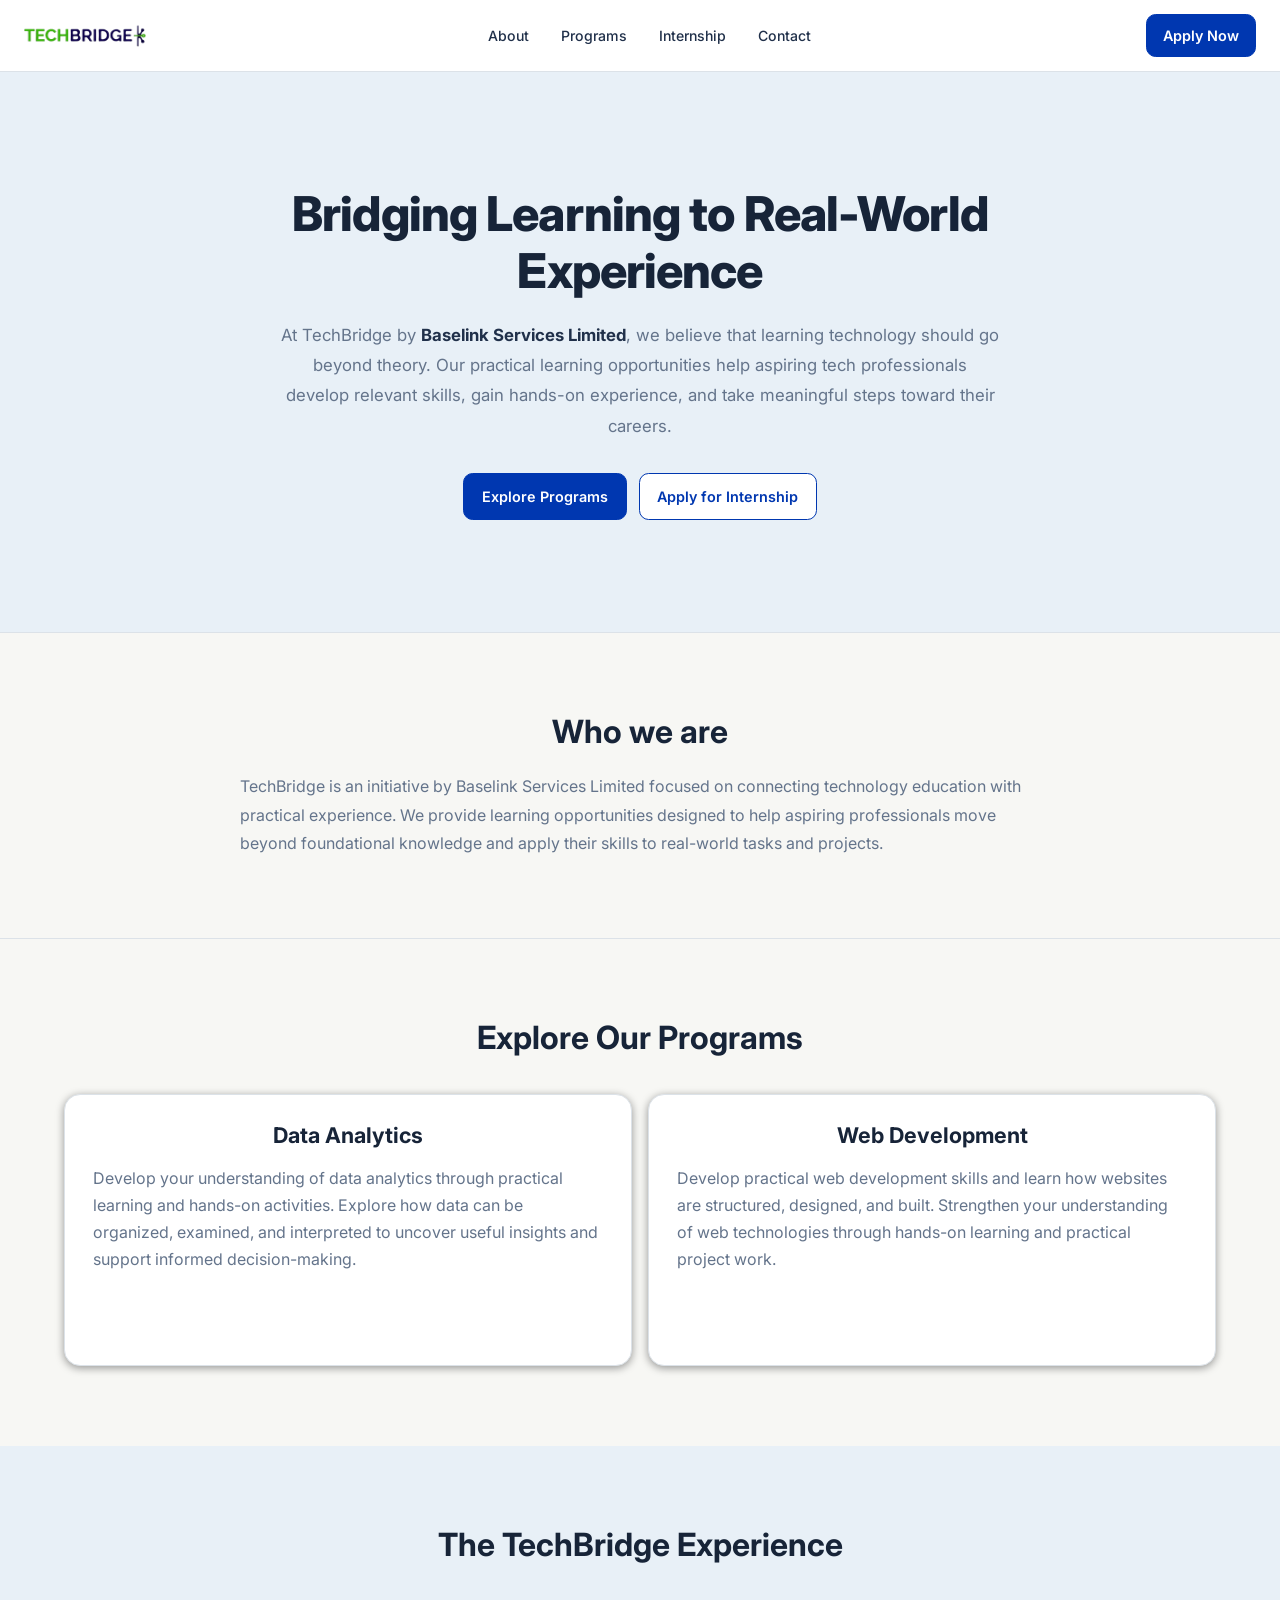
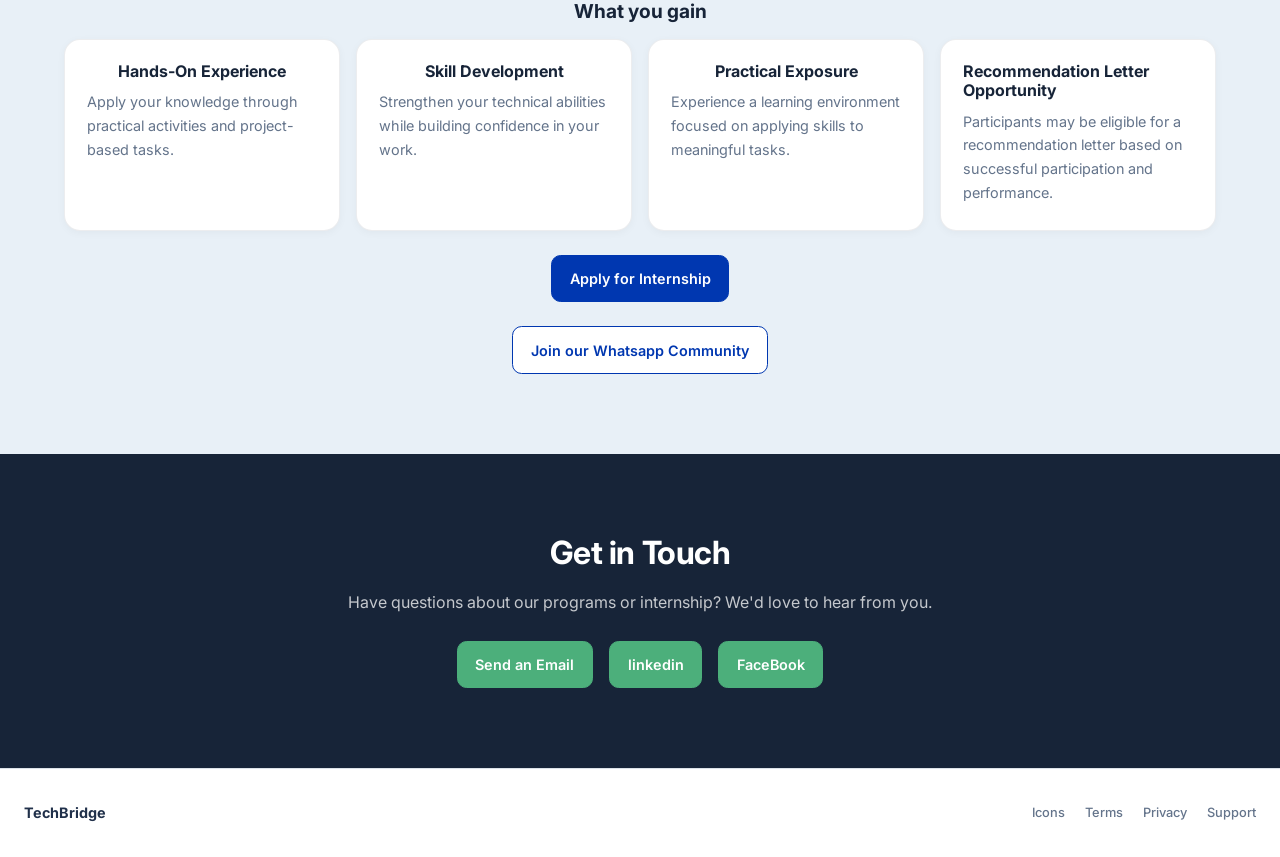
<file: index.html>
<!doctype html>
<html lang="en">
  <head>
    <meta charset="UTF-8" />
    <meta name="viewport" content="width=device-width, initial-scale=1.0" />

    <!-- Imports Inter from google fonts -->
    <link rel="preconnect" href="https://fonts.googleapis.com" />
    <link rel="preconnect" href="https://fonts.gstatic.com" crossorigin />
    <link
      href="https://fonts.googleapis.com/css2?family=Inter:ital,opsz,wght@0,14..32,100..900;1,14..32,100..900&display=swap"
      rel="stylesheet"
    />

    <link rel="stylesheet" href="style.css" />
    <title>TechBridge by Baselink Services Limited.</title>
  </head>
  <body>
    <header>
      <img src="logo.png" alt="Tech Bridge" />
      <nav>
        <ul>
          <li>
            <a href="#about">About</a>
          </li>

          <li>
            <a href="programs.html">Programs</a>
          </li>

          <li>
            <a href="#internship">Internship</a>
          </li>

          <li>
            <a href="#contact">Contact</a>
          </li>
        </ul>
      </nav>

      <a href="https://forms.gle/8EbdSy5ttGfLZfjv5?utm_source=chatgpt.com" class="primary">Apply Now</a>
    </header>
    <main>
      <!-- Hero -->
      <section class="hero section">
        <h1>Bridging Learning to Real-World Experience</h1>
        <p>
          At TechBridge by <b>Baselink Services Limited</b>, we believe that
          learning technology should go beyond theory. Our practical learning
          opportunities help aspiring tech professionals develop relevant
          skills, gain hands-on experience, and take meaningful steps toward
          their careers.
        </p>

        <div class="btns">
          <a href="#Programs" class="primary">Explore Programs</a>
          <a href="#internship" class="secondary">Apply for Internship</a>
        </div>
      </section>

      <!-- About -->
      <section class="about section" id="about">
        <h2>Who we are</h2>
        <p>
          TechBridge is an initiative by Baselink Services Limited focused on
          connecting technology education with practical experience. We provide
          learning opportunities designed to help aspiring professionals move
          beyond foundational knowledge and apply their skills to real-world
          tasks and projects.
          <br />
        </p>
      </section>

      <!-- Programs -->
      <section class="programs section" id="Programs">
        <h2>Explore Our Programs</h2>

        <div class="program-cards">
          <div class="card">
            <h3>Data Analytics</h3>
            <p>
              Develop your understanding of data analytics through practical
              learning and hands-on activities. Explore how data can be
              organized, examined, and interpreted to uncover useful insights
              and support informed decision-making.
            </p>
          </div>

          <div class="card">
            <h3>Web Development</h3>
            <p>
              Develop practical web development skills and learn how websites
              are structured, designed, and built. Strengthen your understanding
              of web technologies through hands-on learning and practical
              project work.
            </p>
        
          </div>
        </div>
      </section>

      <!-- Internship -->
      <section class="internship section" id="internship">
        <h2>The TechBridge Experience</h2>

        <section>
          <h3>What you gain</h3>
          <div class="perks-container">
            <div class="card">
              <h4>Hands-On Experience</h4>
              <p>
                Apply your knowledge through practical activities and
                project-based tasks.
              </p>
            </div>
            <div class="card">
              <h4>Skill Development</h4>
              <p>
                Strengthen your technical abilities while building confidence in
                your work.
              </p>
            </div>
            <div class="card">
              <h4>Practical Exposure</h4>
              <p>
                Experience a learning environment focused on applying skills to
                meaningful tasks.
              </p>
            </div>
            <div class="card">
              <h4>Recommendation Letter Opportunity</h4>
              <p>
                Participants may be eligible for a recommendation letter based
                on successful participation and performance.
              </p>
            </div>
          </div>
        </section>

        <a href="https://forms.gle/8EbdSy5ttGfLZfjv5?utm_source=chatgpt.com" class="primary">Apply for Internship</a>
        <a href="https://chat.whatsapp.com/FqpBvYS4oaK32cXDxc8JIS?utm_source=chatgpt.com" class="secondary">Join our Whatsapp Community</a>
      </section>

      <!-- Contact -->
      <section class="contact section" id="contact">
        <h2>Get in Touch</h2>
        <p>
          Have questions about our programs or internship? We'd love to hear
          from you.
        </p>

        <div class="btns">
          <a href="mailto:techbridgebaslink@gmail.com" class="primary">Send an Email</a>
          <a href="https://www.linkedin.com/company/techbridge-services/" class="secondary"> linkedin</a>
           <a href="https://www.facebook.com/p/Baselink-Services-100066771475783/" class="secondary"> FaceBook</a>
        </div>
      </section>
    </main>
    <footer>
      <div>
        TechBridge
        <div id="footer-links">
          <a href="https://www.flaticon.com/uicons"> Icons </a>

          <a href="#"> Terms </a>

          <a href="#"> Privacy </a>

          <a href="#"> Support </a>
        </div>
      </div>
    </footer>
  </body>
</html>
</file>
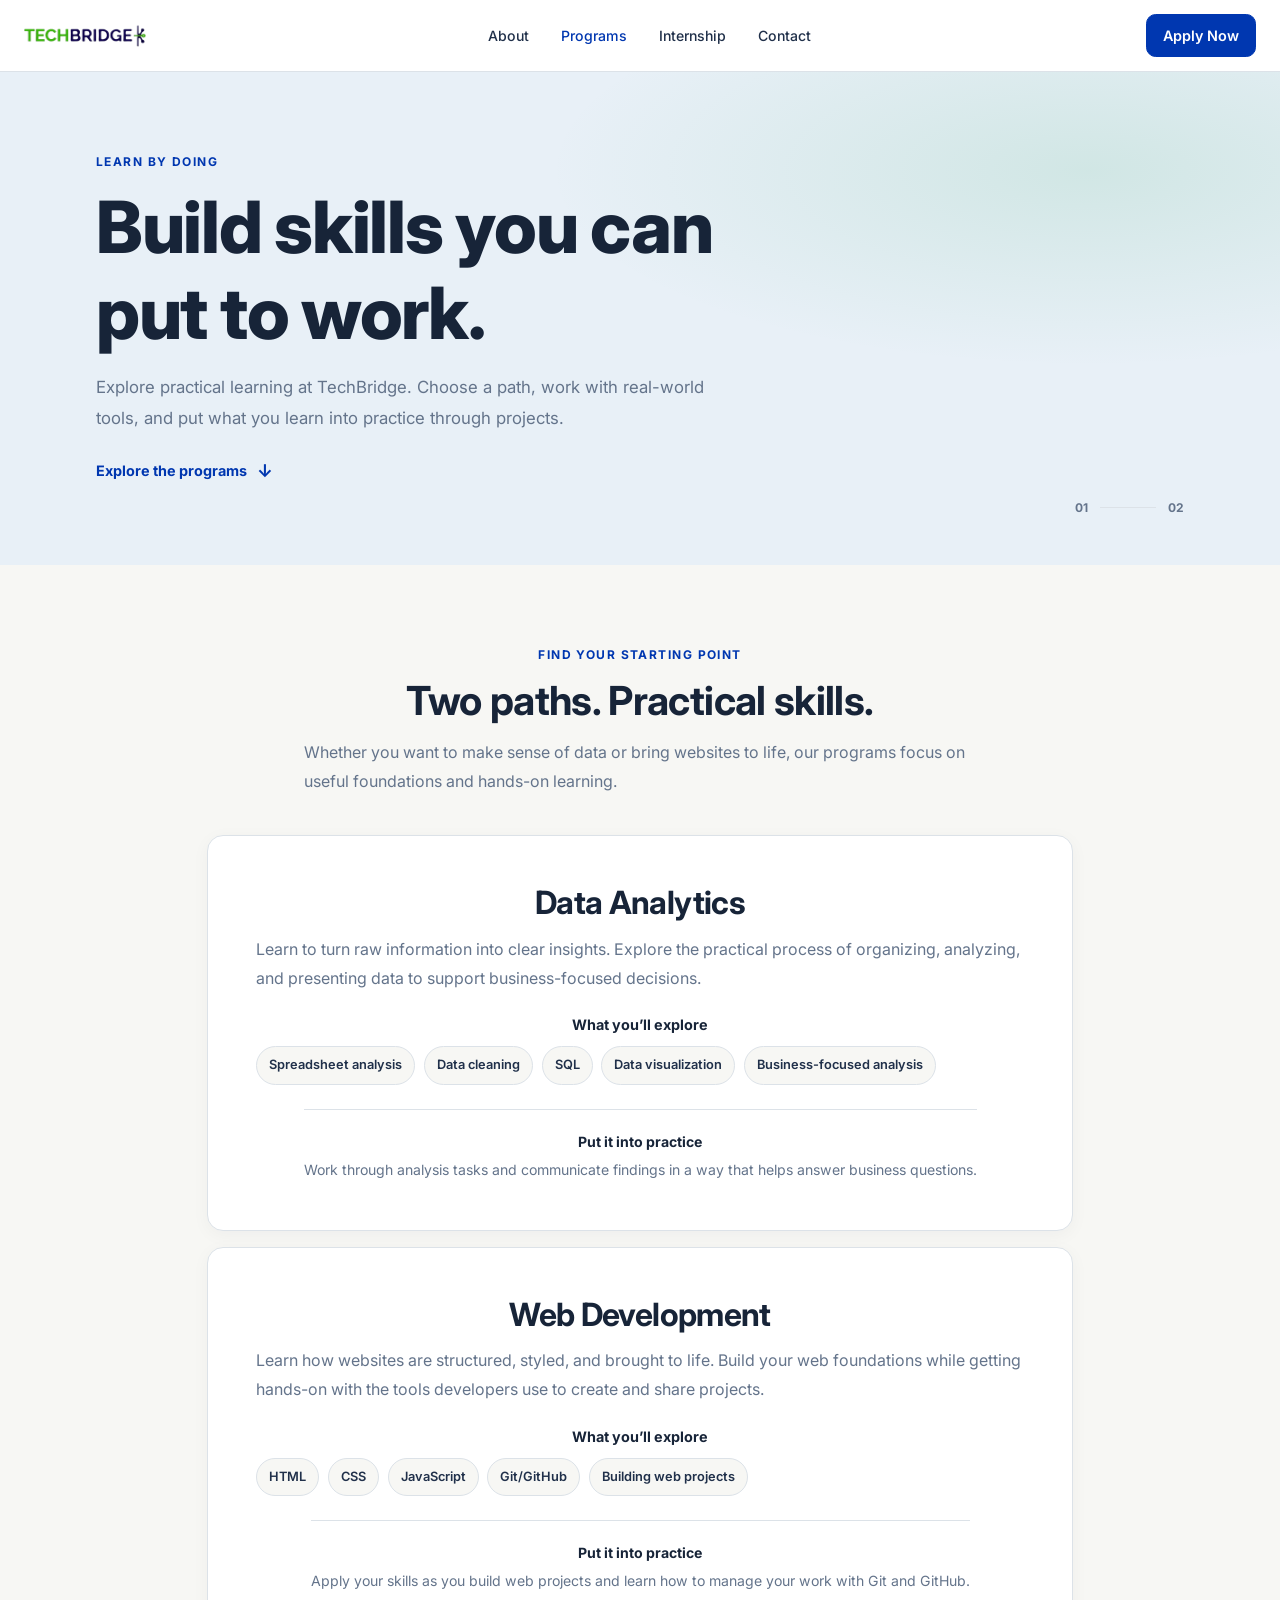
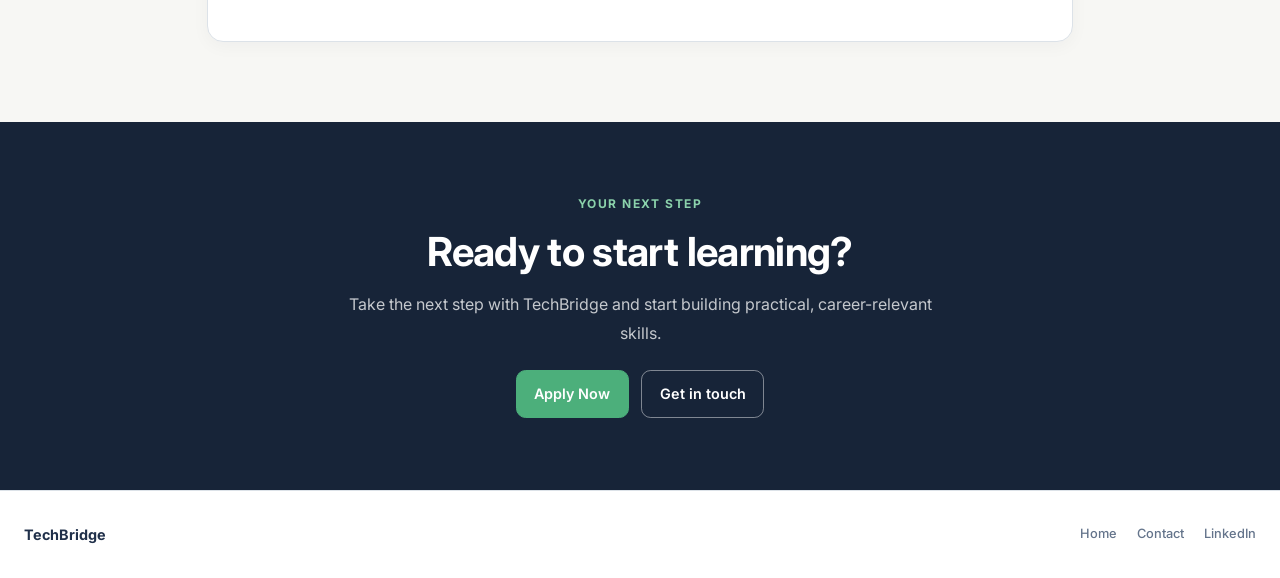
<file: programs.html>
<!doctype html>
<html lang="en">
  <head>
    <meta charset="UTF-8" />
    <meta name="viewport" content="width=device-width, initial-scale=1.0" />

    <link rel="preconnect" href="https://fonts.googleapis.com" />
    <link rel="preconnect" href="https://fonts.gstatic.com" crossorigin />
    <link
      href="https://fonts.googleapis.com/css2?family=Inter:ital,opsz,wght@0,14..32,100..900;1,14..32,100..900&display=swap"
      rel="stylesheet"
    />
    <link rel="stylesheet" href="style.css" />
    <title>Programs | TechBridge by Baselink Services Limited</title>
    <meta
      name="description"
      content="Explore TechBridge's practical Data Analytics and Web Development programs."
    />
  </head>
  <body class="programs-page">
    <header>
      <a class="brand" href="index.html" aria-label="TechBridge home">
        <img src="logo.png" alt="TechBridge" />
      </a>
      <nav aria-label="Main navigation">
        <ul>
          <li><a href="index.html#about">About</a></li>
          <li><a href="programs.html" aria-current="page">Programs</a></li>
          <li><a href="index.html#internship">Internship</a></li>
          <li><a href="index.html#contact">Contact</a></li>
        </ul>
      </nav>
      <a
        href="https://forms.gle/8EbdSy5ttGfLZfjv5?utm_source=chatgpt.com"
        class="primary"
        >Apply Now</a
      >
    </header>

    <main>
      <section class="programs-hero">
        <p class="eyebrow">Learn by doing</p>
        <h1>Build skills you can put to work.</h1>
        <p class="programs-intro">
          Explore practical learning at TechBridge. Choose a path, work with
          real-world tools, and put what you learn into practice through
          projects.
        </p>
        <a class="programs-hero-link" href="#program-options">
          Explore the programs <span aria-hidden="true">↓</span>
        </a>
        <div class="programs-hero-note" aria-hidden="true">
          <span>01</span>
          <span class="note-line"></span>
          <span>02</span>
        </div>
      </section>

      <section class="program-options section" id="program-options">
        <div class="programs-heading">
          <p class="eyebrow">Find your starting point</p>
          <h2>Two paths. Practical skills.</h2>
          <p>
            Whether you want to make sense of data or bring websites to life,
            our programs focus on useful foundations and hands-on learning.
          </p>
        </div>

        <div class="program-detail-list">
          <article class="program-detail" id="data-analytics">
            <div class="program-detail-content">
              <h3>Data Analytics</h3>
              <p class="program-detail-summary">
                Learn to turn raw information into clear insights. Explore the
                practical process of organizing, analyzing, and presenting data
                to support business-focused decisions.
              </p>
              <h4>What you’ll explore</h4>
              <ul class="topic-list">
                <li>Spreadsheet analysis</li>
                <li>Data cleaning</li>
                <li>SQL</li>
                <li>Data visualization</li>
                <li>Business-focused analysis</li>
              </ul>
              <div class="program-takeaway">
                <p>
                  <strong>Put it into practice</strong>
                  Work through analysis tasks and communicate findings in a way
                  that helps answer business questions.
                </p>
              </div>
            </div>
          </article>

          <article class="program-detail" id="web-development">
            <div class="program-detail-content">
              <h3>Web Development</h3>
              <p class="program-detail-summary">
                Learn how websites are structured, styled, and brought to life.
                Build your web foundations while getting hands-on with the tools
                developers use to create and share projects.
              </p>
              <h4>What you’ll explore</h4>
              <ul class="topic-list">
                <li>HTML</li>
                <li>CSS</li>
                <li>JavaScript</li>
                <li>Git/GitHub</li>
                <li>Building web projects</li>
              </ul>
              <div class="program-takeaway">
                <p>
                  <strong>Put it into practice</strong>
                  Apply your skills as you build web projects and learn how to
                  manage your work with Git and GitHub.
                </p>
              </div>
            </div>
          </article>
        </div>
      </section>

      <section class="programs-cta">
        <p class="eyebrow">Your next step</p>
        <h2>Ready to start learning?</h2>
        <p>
          Take the next step with TechBridge and start building practical,
          career-relevant skills.
        </p>
        <div class="programs-cta-actions">
          <a
            class="primary"
            href="https://forms.gle/8EbdSy5ttGfLZfjv5?utm_source=chatgpt.com"
            >Apply Now</a
          >
          <a class="secondary" href="index.html#contact">Get in touch</a>
        </div>
      </section>
    </main>

    <footer>
      <div>
        TechBridge
        <div id="footer-links">
          <a href="index.html">Home</a>
          <a href="index.html#contact">Contact</a>
          <a href="https://www.linkedin.com/company/techbridge-services/"
            >LinkedIn</a
          >
        </div>
      </div>
    </footer>
  </body>
</html>
</file>
<file: style.css>
/* color variables */
:root {
  --black: #0e0e0e;
  --off-white: #f7f7f4;
  --white: #ffffff;

  --dark-blue: #172438;
  --navy-blue: #20304a;
  --primary-blue: #0037b0;
  --light-blue: #e8f0f7;

  --green: #4caf7b;
  --pale-green: #e8f2eb;

  --border: #dce2e8;
  --muted: #64748b;
}

/* General styles */
* {
  box-sizing: border-box;
}

body {
  margin: 0;
  background-color: var(--off-white);
  color: var(--navy-blue);
  font-family: "Inter", sans-serif;
  line-height: 1.6;
}

h1,
h2,
h3,
h4,
p {
  margin: 0;
}

h1,
h2,
h3,
h4 {
  color: var(--dark-blue);
  line-height: 1.2;
}

p {
  color: var(--muted);
}

a {
  text-decoration: none;
}

/* button styling */
.primary,
.secondary,
.tertiary {
  display: inline-flex;
  align-items: center;
  justify-content: center;
  width: fit-content;

  font-family: inherit;
  font-size: 0.9rem;
  font-weight: 600;

  border-radius: 0.6rem;
  padding: 0.7rem 1.1rem;
  transition: 0.3s ease;
}

.primary {
  background-color: var(--primary-blue);
  color: var(--white);
  border: 1px solid var(--primary-blue);
}

.primary:hover {
  opacity: 90%;
}

.secondary {
  background-color: var(--white);
  color: var(--primary-blue);
  border: 1px solid var(--primary-blue);
}

.secondary:hover {
  background-color: var(--light-blue);
}

/* General styling for sections */
.section {
  display: flex;
  flex-direction: column;
  gap: 1.25rem;

  width: 100%;
  margin: 0 auto;
  padding: 5rem 1.5rem;
}

.section * {
  max-width: 72rem;
  margin: 0 auto;
}

.section h2 {
  font-size: 2rem;
}

.section p {
  max-width: 48rem;
}

/* Header */
header {
  position: sticky;
  top: 0;
  z-index: 10;

  display: flex;
  align-items: center;
  justify-content: space-between;

  padding: 0.9rem 1.5rem;
  background-color: rgb(255, 255, 255, 0.95);
  border-bottom: 1px solid var(--border);
}

header img {
  width: 8rem;
}

header nav ul {
  display: flex;
  align-items: center;
  gap: 2rem;

  list-style: none;
  margin: 0;
  padding: 0;
}

header nav a {
  color: var(--navy-blue);
  font-size: 0.88rem;
  font-weight: 500;
  transition: color 0.2s ease;
}

header nav a:hover {
  color: var(--primary-blue);
}

header .primary {
  padding: 0.55rem 1rem;
}

/* hero section */
.hero {
  align-items: center;
  justify-content: center;
  text-align: center;

  background: var(--light-blue);
  width: 100%;
  min-height: 35rem;
  padding: 7rem 1.5rem;
}

.hero h1 {
  max-width: 55rem;
  font-size: 3rem;
  font-weight: 800;
  letter-spacing: -0.055rem;
}

.hero p {
  max-width: 45rem;
  font-size: 1.05rem;
  line-height: 1.8;
}

.hero b {
  color: var(--navy-blue);
}

.hero .btns {
  display: flex;
  flex-wrap: wrap;
  justify-content: center;
  gap: 0.75rem;
  margin-top: 0.75rem;
}

/* About section */
.about {
  border-top: 1px solid var(--border);
  border-bottom: 1px solid var(--border);
}

.about p {
  max-width: 50rem;
  font-size: 1rem;
  line-height: 1.8;
}

/* programs section */
.programs {
  background-color: var(--off-white);
}

.program-cards {
  display: grid;
  grid-template-columns: repeat(2, minmax(0, 1fr));
  gap: 1rem;

  margin-top: 1rem;
}

.programs .card {
  display: flex;
  flex-direction: column;
  gap: 1rem;

  min-height: 17rem;
  padding: 1.75rem;
  background-color: var(--white);
  border: 1px solid var(--border);
  border-radius: 1rem;
  box-shadow: 0 2px 8px rgb(0, 0, 0, 0.4);
  transition: 0.2s ease;
}

.programs .card:hover {
  border-color: rgb(0, 55, 176 0.3);
  box-shadow: 0 10px 25px rgb(0, 0, 0, 0.07);
}

.programs .card h3 {
  font-size: 1.35rem;
}

.programs .card p {
  flex: 1;
  line-height: 1.7;
}

.programs .card .primary {
  align-self: flex-start;
}

/* Programs page */
.programs-page .brand {
  display: inline-flex;
  align-items: center;
}

.programs-page .brand img {
  display: block;
}

.programs-page header nav a[aria-current="page"] {
  color: var(--primary-blue);
}

.programs-hero {
  position: relative;
  display: flex;
  flex-direction: column;
  align-items: flex-start;
  justify-content: center;
  min-height: 27rem;
  padding: 5rem max(1.5rem, calc((100% - 68rem) / 2));
  overflow: hidden;
  background:
    radial-gradient(ellipse at 85% 20%, rgb(76, 175, 123, 0.15), transparent 35%),
    var(--light-blue);
}

.programs-hero h1 {
  max-width: 46rem;
  margin-top: 0.75rem;
  font-size: clamp(2.6rem, 6vw, 4.5rem);
  font-weight: 800;
  letter-spacing: -0.08rem;
}

.eyebrow {
  color: var(--primary-blue);
  font-size: 0.75rem;
  font-weight: 700;
  letter-spacing: 0.12em;
  text-transform: uppercase;
}

.programs-hero .programs-intro {
  max-width: 39rem;
  margin-top: 1rem;
  font-size: 1.05rem;
  line-height: 1.8;
}

.programs-hero-link {
  display: inline-flex;
  align-items: center;
  gap: 0.6rem;
  margin-top: 1.5rem;
  color: var(--primary-blue);
  font-size: 0.9rem;
  font-weight: 700;
}

.programs-hero-link span {
  font-size: 1.1rem;
}

.programs-hero-note {
  position: absolute;
  right: max(1.5rem, calc((100% - 68rem) / 2));
  bottom: 3rem;
  display: flex;
  align-items: center;
  gap: 0.75rem;
  color: var(--muted);
  font-size: 0.75rem;
  font-weight: 700;
}

.note-line {
  width: 3.5rem;
  height: 1px;
  background: var(--border);
}

.program-options {
  gap: 2.5rem;
  max-width: 75rem;
}

.programs-heading {
  display: flex;
  flex-direction: column;
  gap: 0.8rem;
}

.programs-heading h2,
.programs-cta h2 {
  font-size: clamp(1.8rem, 4vw, 2.5rem);
  letter-spacing: -0.04rem;
}

.programs-heading > p:last-child {
  max-width: 42rem;
  line-height: 1.8;
}

.program-detail-list {
  display: flex;
  flex-direction: column;
  gap: 1rem;
}

.program-detail {
  padding: clamp(1.5rem, 4vw, 3rem);
  background: var(--white);
  border: 1px solid var(--border);
  border-radius: 1rem;
  box-shadow: 0 4px 18px rgb(23, 36, 56, 0.04);
  scroll-margin-top: 6rem;
}

.program-detail-content {
  display: flex;
  flex-direction: column;
  align-items: flex-start;
}

.program-detail-content h3 {
  font-size: clamp(1.6rem, 3vw, 2rem);
  letter-spacing: -0.04rem;
}

.program-detail-summary {
  max-width: 43rem;
  margin-top: 0.75rem;
  line-height: 1.8;
}

.program-detail-content h4 {
  margin-top: 1.5rem;
  font-size: 0.9rem;
}

.topic-list {
  display: flex;
  flex-wrap: wrap;
  gap: 0.55rem;
  margin: 0.8rem 0 0;
  padding: 0;
  list-style: none;
}

.topic-list li {
  padding: 0.5rem 0.75rem;
  border: 1px solid var(--border);
  border-radius: 2rem;
  background: var(--off-white);
  color: var(--navy-blue);
  font-size: 0.8rem;
  font-weight: 600;
}

.program-takeaway {
  margin-top: 1.5rem;
  padding-top: 1.25rem;
  border-top: 1px solid var(--border);
}

.program-takeaway p {
  display: flex;
  flex-direction: column;
  gap: 0.25rem;
  font-size: 0.88rem;
  line-height: 1.7;
}

.program-takeaway strong {
  color: var(--dark-blue);
}

.programs-cta {
  display: flex;
  flex-direction: column;
  align-items: center;
  gap: 0.9rem;
  padding: 4.5rem 1.5rem;
  background: var(--dark-blue);
  text-align: center;
}

.programs-cta .eyebrow {
  color: #8bd2ab;
}

.programs-cta h2 {
  color: var(--white);
}

.programs-cta > p:not(.eyebrow) {
  max-width: 39rem;
  color: rgb(255, 255, 255, 0.75);
  line-height: 1.8;
}

.programs-cta-actions {
  display: flex;
  flex-wrap: wrap;
  justify-content: center;
  gap: 0.75rem;
  margin-top: 0.5rem;
}

.programs-cta .primary {
  background: var(--green);
  border-color: var(--green);
}

.programs-cta .secondary {
  background: transparent;
  border-color: rgb(255, 255, 255, 0.45);
  color: var(--white);
}

.programs-cta .secondary:hover {
  background: rgb(255, 255, 255, 0.1);
}

/* Internship section */
.internship {
  width: 100%;
  max-width: none;
  padding: 5rem 1.5rem;
  background-color: var(--light-blue);
}

.internship h2 {
  font-size: 2rem;
}

.internship section {
  display: flex;
  flex-direction: column;
  gap: 1rem;
  margin-top: 1rem;
}

.internship section h3 {
  font-size: 1.2rem;
}

.perks-container {
  display: grid;
  grid-template-columns: repeat(4, minmax(0, 1fr));
  gap: 1rem;
}

.internship .card {
  display: flex;
  flex-direction: column;
  gap: 0.6rem;

  min-height: 12rem;
  padding: 1.35rem;
  background-color: var(--white);
  border: 1px solid rgb(23, 36, 56, 0.08);
  border-radius: 1rem;
  box-shadow: 0 2px 8px rgb(0, 0, 0, 0.04);
}

.internship .card h4 {
  font-size: 1rem;
}

.internship .card p {
  font-size: 0.9rem;
  line-height: 1.65;
}

.internship .primary,
.internship .secondary {
  margin-top: 0.25rem;
}

/* Contact sectin*/
.contact {
  display: flex;
  flex-direction: column;
  align-items: center;
  gap: 1rem;

  background-color: var(--dark-blue);
  width: 100%;
  text-align: center;
}

.contact h2 {
  color: var(--white);
  font-size: 2rem;
  letter-spacing: -0.03rem;
}

.contact p {
  color: rgb(255, 255, 255, 0.75);
  line-height: 1.8;
}

.contact a {
  margin-top: 0.5rem;
  background-color: var(--green);
  border-color: var(--green);
  color: var(--white);
}

.contact .btns {
  display: flex;
  gap: 1rem;
}

@media (max-width: 700px) {
  .contact {
    grid-template-columns: 1fr;
  }
}

footer {
  padding: 2rem 1.5rem;
  background-color: var(--white);
  border-top: 1px solid var(--border);
  color: var(--navy-blue);
}

footer div {
  display: flex;
  align-items: center;
  justify-content: space-between;
  font-size: 0.9rem;
  font-weight: 700;
}

#footer-links {
  display: flex;
  gap: 1.25rem;
}

#footer-links a {
  color: var(--muted);
  font-size: 0.8rem;
  font-weight: 500;
}

#footer-links a:hover {
  color: var(--primary-blue);
}

/* tablet media queries */
@media (max-width: 900px) {
  header nav ul {
    gap: 1rem;
  }

  .perks-container {
    grid-template-columns: repeat(2, minmax(0, 1fr));
  }

  .hero {
    min-height: 30rem;
  }
}

/* mobile meida queries */
@media (max-width: 650px) {
  header {
    padding: 0.8rem 1rem;
  }

  header nav {
    display: none;
  }

  header .primary {
    font-size: 0.8rem;
  }

  .section {
    padding: 4rem 1rem;
  }

  .hero {
    min-height: auto;
    padding: 5rem 1rem;
  }

  .hero h1 {
    font-size: 2.5rem;
  }

  .hero p {
    font-size: 0.95rem;
  }

  .hero .btns {
    width: 100%;
    flex-direction: column;
  }

  .hero .btns a {
    width: 100%;
  }

  .program-cards {
    grid-template-columns: 1fr;
  }

  .programs-hero {
    min-height: auto;
    padding: 5rem 1.25rem;
  }

  .programs-hero h1 {
    font-size: 2.8rem;
  }

  .programs-hero-note {
    display: none;
  }

  .programs-cta {
    padding: 4rem 1rem;
  }

  .perks-container {
    grid-template-columns: 1fr;
  }

  .internship {
    padding: 4rem 1rem;
  }

  footer div {
    flex-direction: column;
    align-items: flex-start;
    gap: 1rem;
  }

  #footer-links {
    flex-wrap: wrap;
  }
}
</file>
